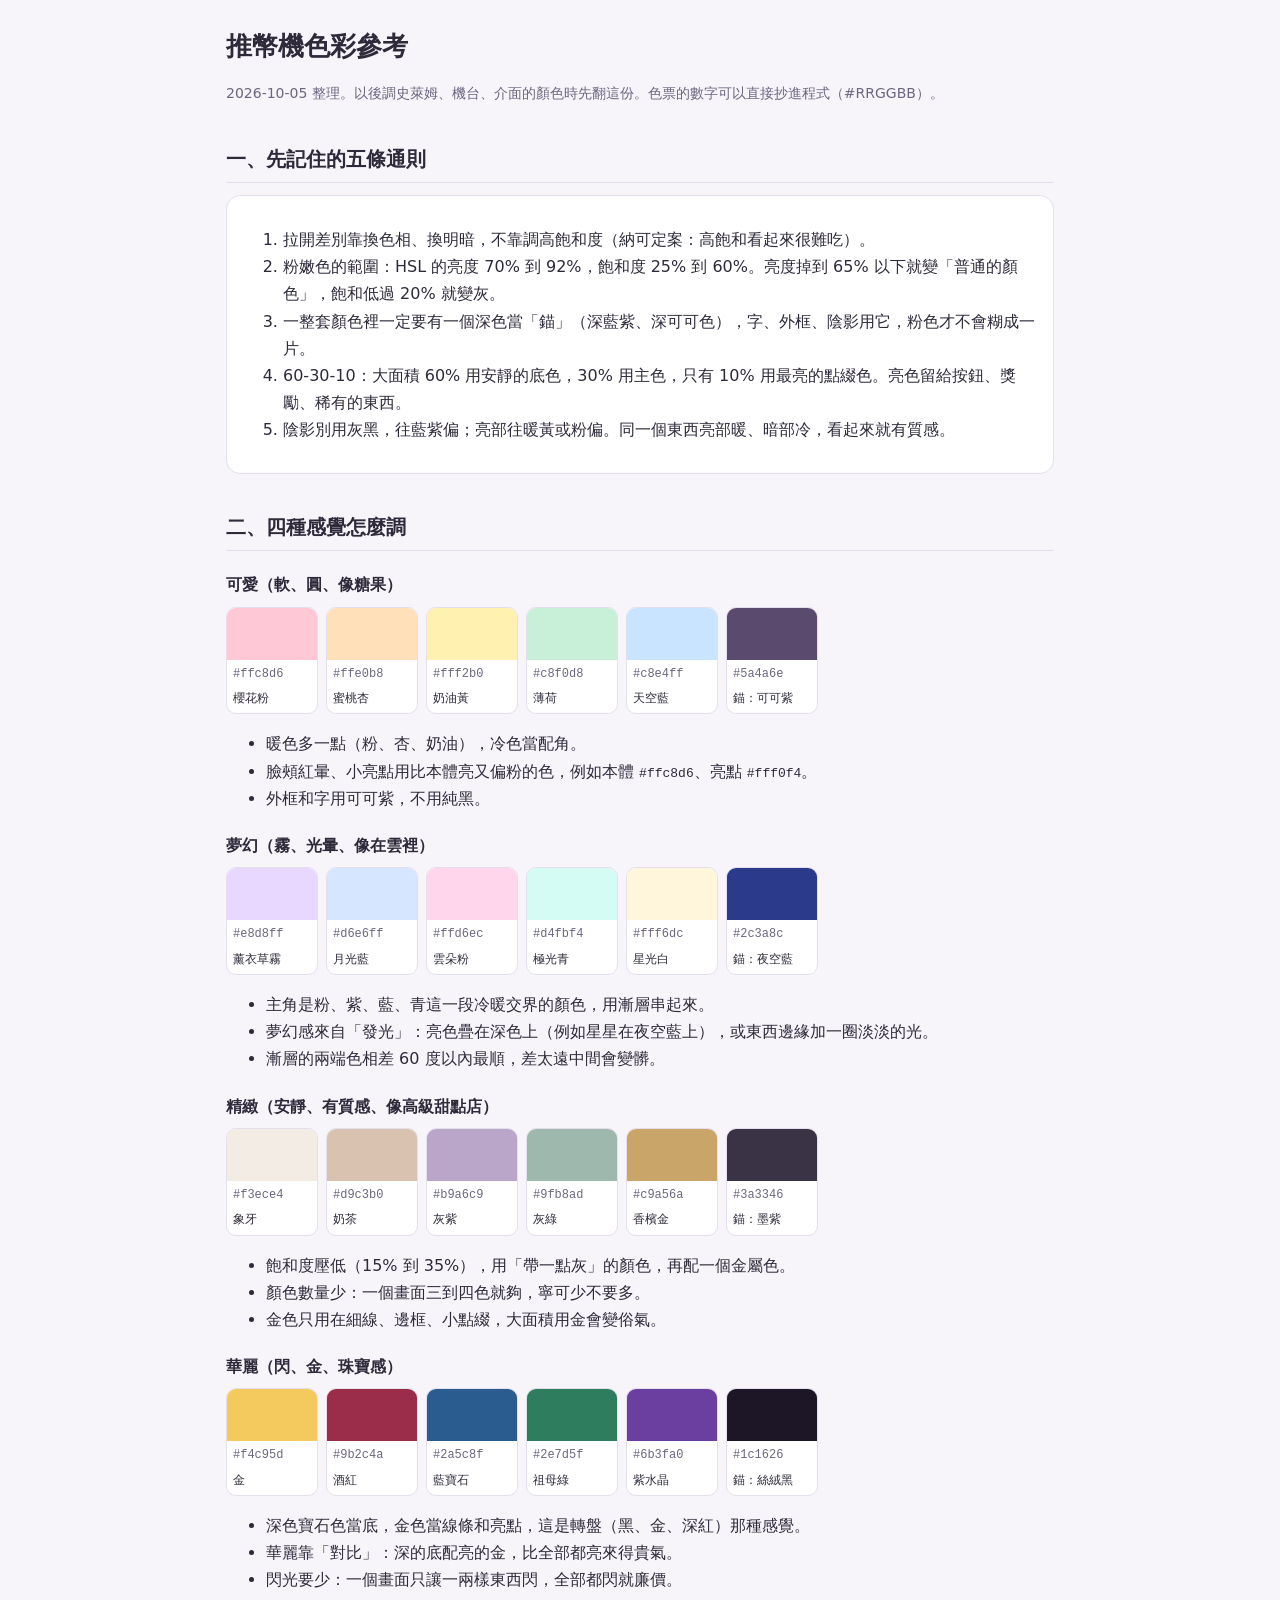
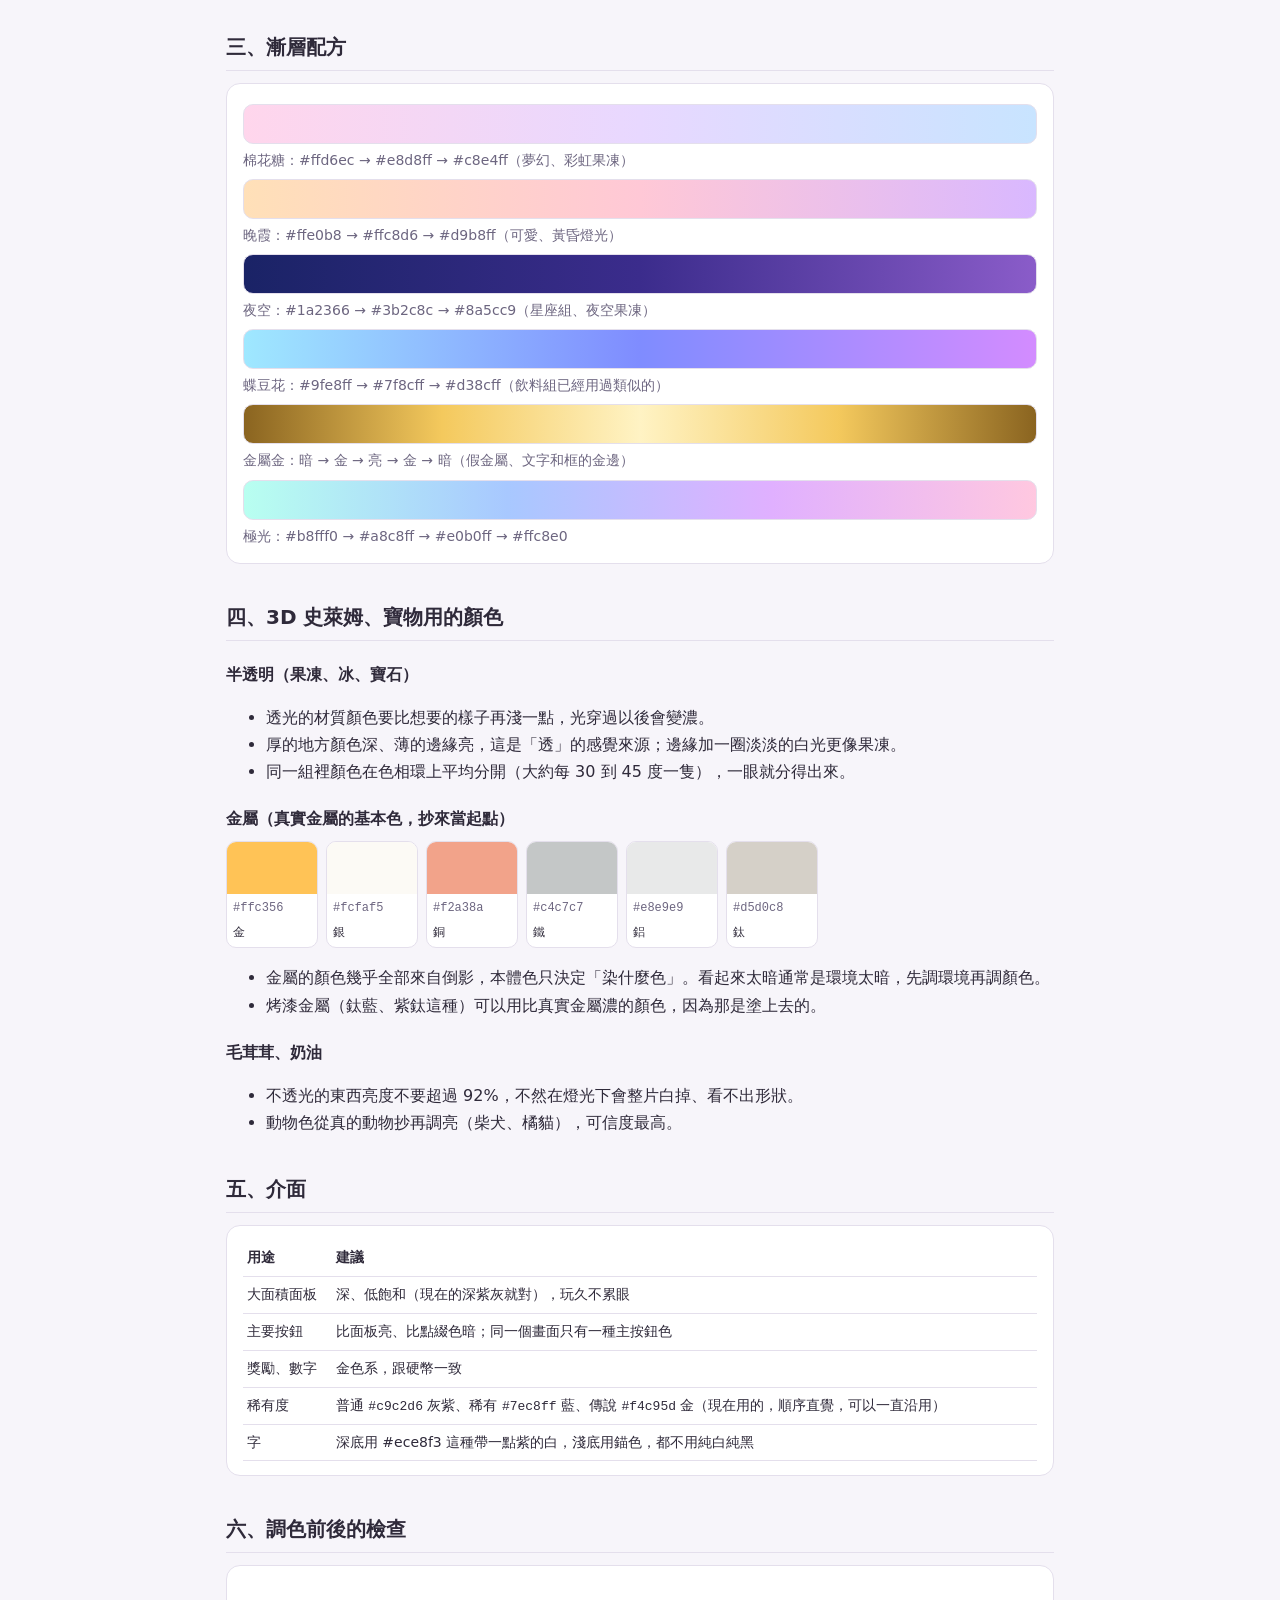
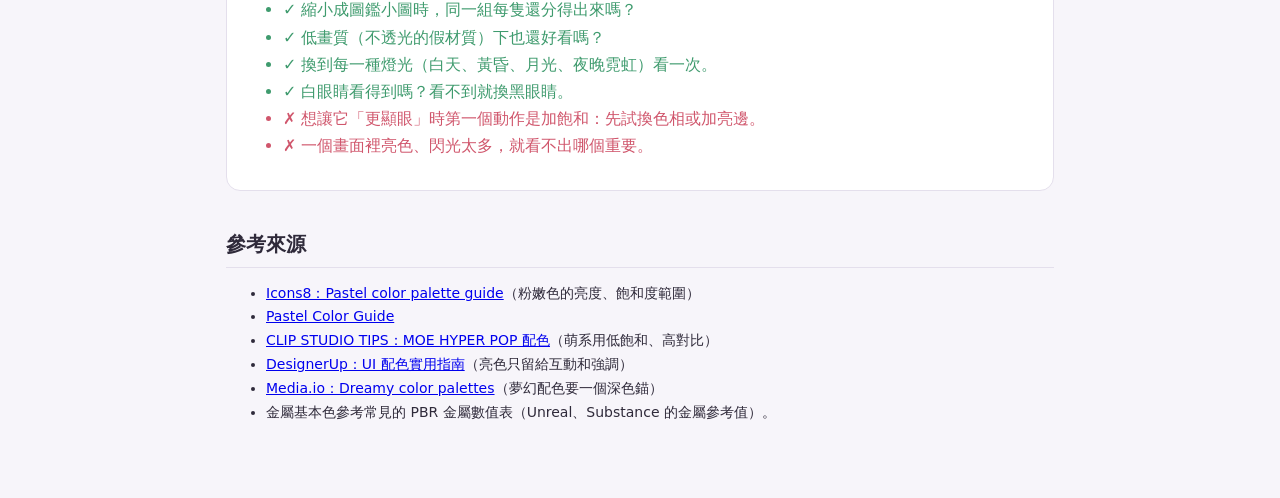
<file: 設計文件/色彩參考.html>
<!doctype html>
<html lang="zh-Hant">
<head>
<meta charset="utf-8">
<meta name="viewport" content="width=device-width, initial-scale=1">
<title>推幣機色彩參考</title>
<style>
:root { --bg: #f7f5fa; --card: #ffffff; --ink: #2f2a3a; --sub: #6d6680; --line: #e4dfec; }
@media (prefers-color-scheme: dark) {
  :root { --bg: #1d1a24; --card: #27232f; --ink: #ece8f3; --sub: #a9a2b8; --line: #3a3446; }
}
* { box-sizing: border-box; }
body { margin: 0; background: var(--bg); color: var(--ink); font-family: system-ui, "Noto Sans TC", "PingFang TC", sans-serif; line-height: 1.7; }
main { max-width: 860px; margin: 0 auto; padding: 24px 16px 60px; }
h1 { font-size: 26px; margin: 0 0 4px; }
h2 { font-size: 20px; margin: 36px 0 10px; padding-bottom: 6px; border-bottom: 1px solid var(--line); }
h3 { font-size: 16px; margin: 20px 0 6px; }
p, li { color: var(--ink); }
.sub { color: var(--sub); font-size: 14px; }
.card { background: var(--card); border: 1px solid var(--line); border-radius: 14px; padding: 14px 16px; margin: 12px 0; }
.row { display: flex; flex-wrap: wrap; gap: 8px; margin: 8px 0; }
.sw { width: 92px; border-radius: 10px; overflow: hidden; border: 1px solid var(--line); background: var(--card); font-size: 12px; }
.sw b { display: block; height: 52px; }
.sw span { display: block; padding: 4px 6px; color: var(--sub); font-family: ui-monospace, monospace; }
.sw i { display: block; padding: 0 6px 5px; font-style: normal; color: var(--ink); }
.grad { height: 40px; border-radius: 10px; margin: 6px 0 2px; border: 1px solid var(--line); }
table { border-collapse: collapse; width: 100%; font-size: 14px; }
td, th { border-bottom: 1px solid var(--line); padding: 6px 4px; text-align: left; vertical-align: top; }
code { font-family: ui-monospace, monospace; font-size: 13px; }
.ok { color: #3f9b6e; } .ng { color: #d0566c; }
</style>
</head>
<body>
<main>
<h1>推幣機色彩參考</h1>
<p class="sub">2026-10-05 整理。以後調史萊姆、機台、介面的顏色時先翻這份。色票的數字可以直接抄進程式（#RRGGBB）。</p>

<h2>一、先記住的五條通則</h2>
<div class="card">
<ol>
<li>拉開差別靠換色相、換明暗，不靠調高飽和度（納可定案：高飽和看起來很難吃）。</li>
<li>粉嫩色的範圍：HSL 的亮度 70% 到 92%，飽和度 25% 到 60%。亮度掉到 65% 以下就變「普通的顏色」，飽和低過 20% 就變灰。</li>
<li>一整套顏色裡一定要有一個深色當「錨」（深藍紫、深可可色），字、外框、陰影用它，粉色才不會糊成一片。</li>
<li>60-30-10：大面積 60% 用安靜的底色，30% 用主色，只有 10% 用最亮的點綴色。亮色留給按鈕、獎勵、稀有的東西。</li>
<li>陰影別用灰黑，往藍紫偏；亮部往暖黃或粉偏。同一個東西亮部暖、暗部冷，看起來就有質感。</li>
</ol>
</div>

<h2>二、四種感覺怎麼調</h2>

<h3>可愛（軟、圓、像糖果）</h3>
<div class="row">
<div class="sw"><b style="background:#ffc8d6"></b><span>#ffc8d6</span><i>櫻花粉</i></div>
<div class="sw"><b style="background:#ffe0b8"></b><span>#ffe0b8</span><i>蜜桃杏</i></div>
<div class="sw"><b style="background:#fff2b0"></b><span>#fff2b0</span><i>奶油黃</i></div>
<div class="sw"><b style="background:#c8f0d8"></b><span>#c8f0d8</span><i>薄荷</i></div>
<div class="sw"><b style="background:#c8e4ff"></b><span>#c8e4ff</span><i>天空藍</i></div>
<div class="sw"><b style="background:#5a4a6e"></b><span>#5a4a6e</span><i>錨：可可紫</i></div>
</div>
<ul>
<li>暖色多一點（粉、杏、奶油），冷色當配角。</li>
<li>臉頰紅暈、小亮點用比本體亮又偏粉的色，例如本體 <code>#ffc8d6</code>、亮點 <code>#fff0f4</code>。</li>
<li>外框和字用可可紫，不用純黑。</li>
</ul>

<h3>夢幻（霧、光暈、像在雲裡）</h3>
<div class="row">
<div class="sw"><b style="background:#e8d8ff"></b><span>#e8d8ff</span><i>薰衣草霧</i></div>
<div class="sw"><b style="background:#d6e6ff"></b><span>#d6e6ff</span><i>月光藍</i></div>
<div class="sw"><b style="background:#ffd6ec"></b><span>#ffd6ec</span><i>雲朵粉</i></div>
<div class="sw"><b style="background:#d4fbf4"></b><span>#d4fbf4</span><i>極光青</i></div>
<div class="sw"><b style="background:#fff6dc"></b><span>#fff6dc</span><i>星光白</i></div>
<div class="sw"><b style="background:#2c3a8c"></b><span>#2c3a8c</span><i>錨：夜空藍</i></div>
</div>
<ul>
<li>主角是粉、紫、藍、青這一段冷暖交界的顏色，用漸層串起來。</li>
<li>夢幻感來自「發光」：亮色疊在深色上（例如星星在夜空藍上），或東西邊緣加一圈淡淡的光。</li>
<li>漸層的兩端色相差 60 度以內最順，差太遠中間會變髒。</li>
</ul>

<h3>精緻（安靜、有質感、像高級甜點店）</h3>
<div class="row">
<div class="sw"><b style="background:#f3ece4"></b><span>#f3ece4</span><i>象牙</i></div>
<div class="sw"><b style="background:#d9c3b0"></b><span>#d9c3b0</span><i>奶茶</i></div>
<div class="sw"><b style="background:#b9a6c9"></b><span>#b9a6c9</span><i>灰紫</i></div>
<div class="sw"><b style="background:#9fb8ad"></b><span>#9fb8ad</span><i>灰綠</i></div>
<div class="sw"><b style="background:#c9a56a"></b><span>#c9a56a</span><i>香檳金</i></div>
<div class="sw"><b style="background:#3a3346"></b><span>#3a3346</span><i>錨：墨紫</i></div>
</div>
<ul>
<li>飽和度壓低（15% 到 35%），用「帶一點灰」的顏色，再配一個金屬色。</li>
<li>顏色數量少：一個畫面三到四色就夠，寧可少不要多。</li>
<li>金色只用在細線、邊框、小點綴，大面積用金會變俗氣。</li>
</ul>

<h3>華麗（閃、金、珠寶感）</h3>
<div class="row">
<div class="sw"><b style="background:#f4c95d"></b><span>#f4c95d</span><i>金</i></div>
<div class="sw"><b style="background:#9b2c4a"></b><span>#9b2c4a</span><i>酒紅</i></div>
<div class="sw"><b style="background:#2a5c8f"></b><span>#2a5c8f</span><i>藍寶石</i></div>
<div class="sw"><b style="background:#2e7d5f"></b><span>#2e7d5f</span><i>祖母綠</i></div>
<div class="sw"><b style="background:#6b3fa0"></b><span>#6b3fa0</span><i>紫水晶</i></div>
<div class="sw"><b style="background:#1c1626"></b><span>#1c1626</span><i>錨：絲絨黑</i></div>
</div>
<ul>
<li>深色寶石色當底，金色當線條和亮點，這是轉盤（黑、金、深紅）那種感覺。</li>
<li>華麗靠「對比」：深的底配亮的金，比全部都亮來得貴氣。</li>
<li>閃光要少：一個畫面只讓一兩樣東西閃，全部都閃就廉價。</li>
</ul>

<h2>三、漸層配方</h2>
<div class="card">
<div class="grad" style="background:linear-gradient(90deg,#ffd6ec,#e8d8ff,#c8e4ff)"></div><span class="sub">棉花糖：#ffd6ec → #e8d8ff → #c8e4ff（夢幻、彩虹果凍）</span>
<div class="grad" style="background:linear-gradient(90deg,#ffe0b8,#ffc8d6,#d9b8ff)"></div><span class="sub">晚霞：#ffe0b8 → #ffc8d6 → #d9b8ff（可愛、黃昏燈光）</span>
<div class="grad" style="background:linear-gradient(90deg,#1a2366,#3b2c8c,#8a5cc9)"></div><span class="sub">夜空：#1a2366 → #3b2c8c → #8a5cc9（星座組、夜空果凍）</span>
<div class="grad" style="background:linear-gradient(90deg,#9fe8ff,#7f8cff,#d38cff)"></div><span class="sub">蝶豆花：#9fe8ff → #7f8cff → #d38cff（飲料組已經用過類似的）</span>
<div class="grad" style="background:linear-gradient(90deg,#8a6420,#f4c95d,#fff3c4,#f4c95d,#8a6420)"></div><span class="sub">金屬金：暗 → 金 → 亮 → 金 → 暗（假金屬、文字和框的金邊）</span>
<div class="grad" style="background:linear-gradient(90deg,#b8fff0,#a8c8ff,#e0b0ff,#ffc8e0)"></div><span class="sub">極光：#b8fff0 → #a8c8ff → #e0b0ff → #ffc8e0</span>
</div>

<h2>四、3D 史萊姆、寶物用的顏色</h2>
<h3>半透明（果凍、冰、寶石）</h3>
<ul>
<li>透光的材質顏色要比想要的樣子再淺一點，光穿過以後會變濃。</li>
<li>厚的地方顏色深、薄的邊緣亮，這是「透」的感覺來源；邊緣加一圈淡淡的白光更像果凍。</li>
<li>同一組裡顏色在色相環上平均分開（大約每 30 到 45 度一隻），一眼就分得出來。</li>
</ul>
<h3>金屬（真實金屬的基本色，抄來當起點）</h3>
<div class="row">
<div class="sw"><b style="background:#ffc356"></b><span>#ffc356</span><i>金</i></div>
<div class="sw"><b style="background:#fcfaf5"></b><span>#fcfaf5</span><i>銀</i></div>
<div class="sw"><b style="background:#f2a38a"></b><span>#f2a38a</span><i>銅</i></div>
<div class="sw"><b style="background:#c4c7c7"></b><span>#c4c7c7</span><i>鐵</i></div>
<div class="sw"><b style="background:#e8e9e9"></b><span>#e8e9e9</span><i>鋁</i></div>
<div class="sw"><b style="background:#d5d0c8"></b><span>#d5d0c8</span><i>鈦</i></div>
</div>
<ul>
<li>金屬的顏色幾乎全部來自倒影，本體色只決定「染什麼色」。看起來太暗通常是環境太暗，先調環境再調顏色。</li>
<li>烤漆金屬（鈦藍、紫鈦這種）可以用比真實金屬濃的顏色，因為那是塗上去的。</li>
</ul>
<h3>毛茸茸、奶油</h3>
<ul>
<li>不透光的東西亮度不要超過 92%，不然在燈光下會整片白掉、看不出形狀。</li>
<li>動物色從真的動物抄再調亮（柴犬、橘貓），可信度最高。</li>
</ul>

<h2>五、介面</h2>
<div class="card">
<table>
<tr><th>用途</th><th>建議</th></tr>
<tr><td>大面積面板</td><td>深、低飽和（現在的深紫灰就對），玩久不累眼</td></tr>
<tr><td>主要按鈕</td><td>比面板亮、比點綴色暗；同一個畫面只有一種主按鈕色</td></tr>
<tr><td>獎勵、數字</td><td>金色系，跟硬幣一致</td></tr>
<tr><td>稀有度</td><td>普通 <code>#c9c2d6</code> 灰紫、稀有 <code>#7ec8ff</code> 藍、傳說 <code>#f4c95d</code> 金（現在用的，順序直覺，可以一直沿用）</td></tr>
<tr><td>字</td><td>深底用 #ece8f3 這種帶一點紫的白，淺底用錨色，都不用純白純黑</td></tr>
</table>
</div>

<h2>六、調色前後的檢查</h2>
<div class="card">
<ul>
<li class="ok">✓ 縮小成圖鑑小圖時，同一組每隻還分得出來嗎？</li>
<li class="ok">✓ 低畫質（不透光的假材質）下也還好看嗎？</li>
<li class="ok">✓ 換到每一種燈光（白天、黃昏、月光、夜晚霓虹）看一次。</li>
<li class="ok">✓ 白眼睛看得到嗎？看不到就換黑眼睛。</li>
<li class="ng">✗ 想讓它「更顯眼」時第一個動作是加飽和：先試換色相或加亮邊。</li>
<li class="ng">✗ 一個畫面裡亮色、閃光太多，就看不出哪個重要。</li>
</ul>
</div>

<h2>參考來源</h2>
<ul class="sub">
<li><a href="https://icons8.com/blog/articles/pastel-color-palette/">Icons8：Pastel color palette guide</a>（粉嫩色的亮度、飽和度範圍）</li>
<li><a href="https://devpalettes.com/blog/pastel-color-guide/">Pastel Color Guide</a></li>
<li><a href="https://tips.clip-studio.com/en-us/articles/9742">CLIP STUDIO TIPS：MOE HYPER POP 配色</a>（萌系用低飽和、高對比）</li>
<li><a href="https://designerup.co/blog/practical-guide-to-perfect-ui-color-palettes/">DesignerUp：UI 配色實用指南</a>（亮色只留給互動和強調）</li>
<li><a href="https://www.media.io/color-palette/dreamy-color-palette.html">Media.io：Dreamy color palettes</a>（夢幻配色要一個深色錨）</li>
<li>金屬基本色參考常見的 PBR 金屬數值表（Unreal、Substance 的金屬參考值）。</li>
</ul>
</main>
</body>
</html>
</file>
